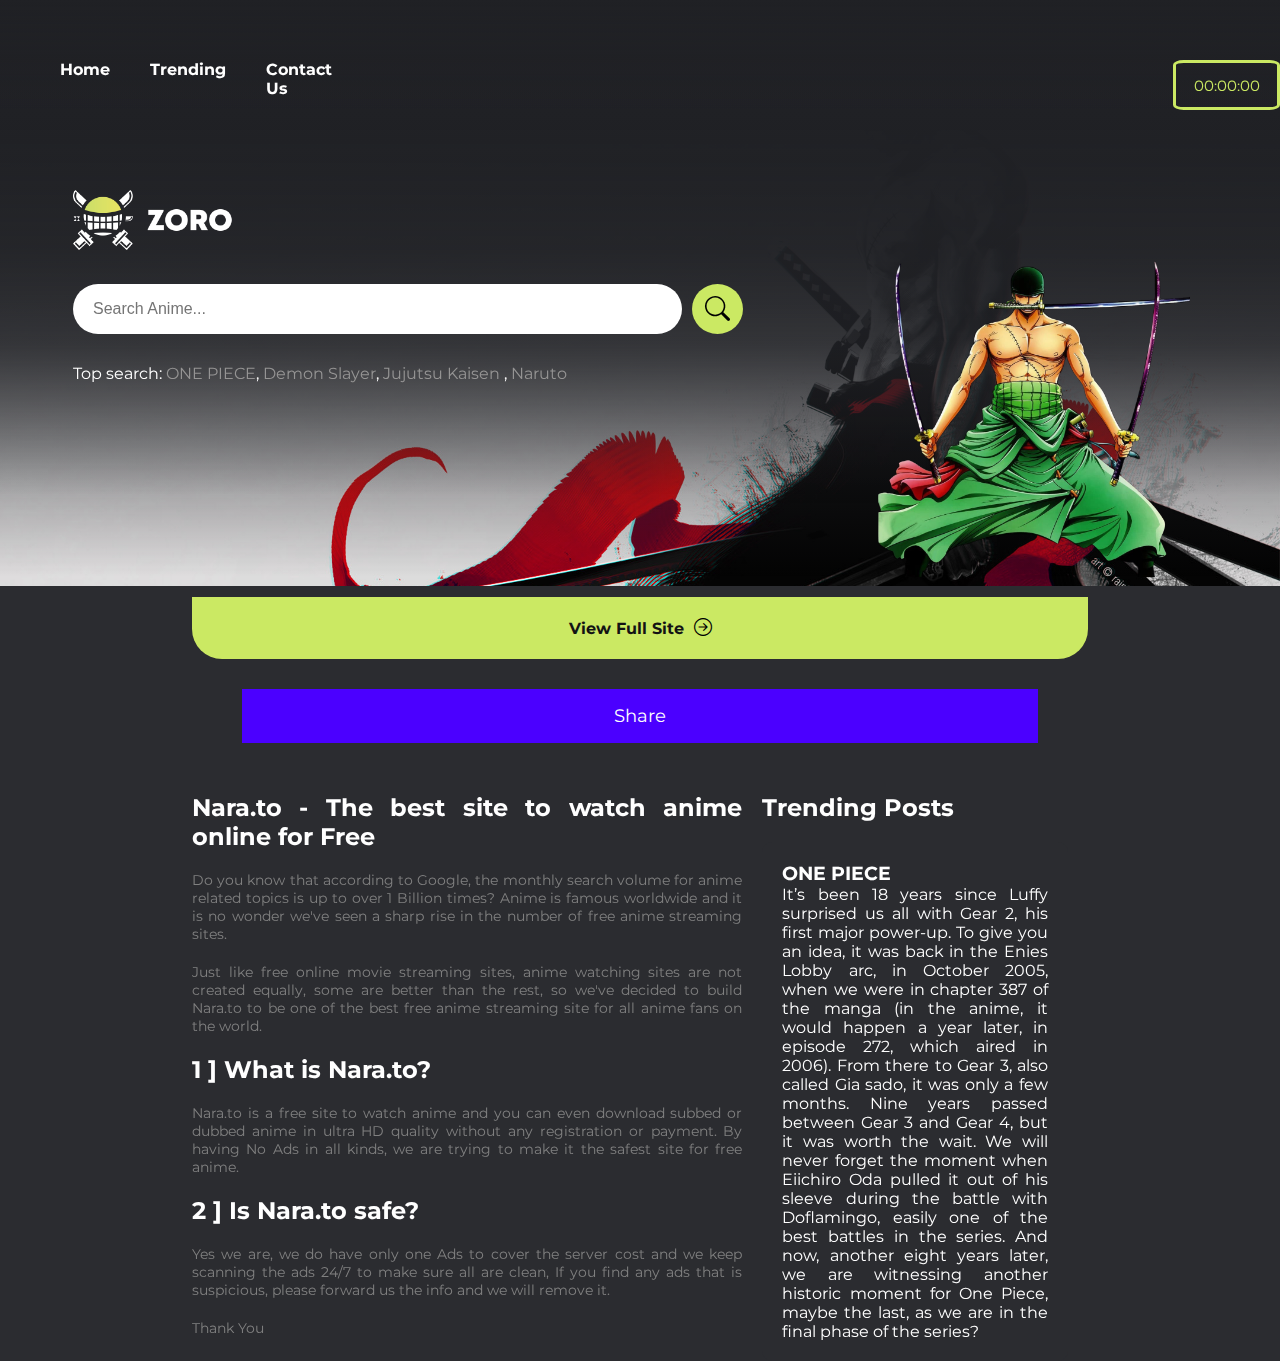
<file: index.html>
<!DOCTYPE html>
<html lang="en">
<head>
    <meta charset="UTF-8">
    <meta http-equiv="X-UA-Compatible" content="IE=edge">
    <meta name="viewport" content="width=device-width, initial-scale=1.0">
    <title>Nara.to</title>
    <link rel="stylesheet" href="style1.css">
    <link rel="stylesheet" href="https://cdn.jsdelivr.net/npm/bootstrap-icons@1.9.1/font/bootstrap-icons.css">
    <link rel="stylesheet" href="https://cdnjs.cloudflare.com/ajax/libs/font-awesome/4.7.0/css/font-awesome.min.css">

  <style>
    #timer {
      font-size: 15px;
      color: #cbe963;
      border: 3px solid #cbe963;
      border-radius: 10%; /* Make the timer container circular */
      /* padding: 20px; */
      margin-left: 65%;
      text-align: center;
      display: flex;
      align-items: center;
      justify-content: center;
      /* margin-right: 10px; */
      min-width: 107px; /* Set the width to make the container circular */
      min-height: 50px; /* Set the height to make the container circular */
      /* line-height: 50px; Vertically center the timer text */
    }
  </style>
</head>
<body>
  

    <img class="bgImage" src="img/back zoro.jpg">
    <div class="top-gradient"></div>
    <div class="container">
        <nav>
            <div class="header-btn">
            <a href="index.html"><i class="fa fa-bars mr-2"></i>&nbsp Menu</a>
            </div>
            <div class="menu">
                <li><a href="zoro.html" class="main">Home</a></li>
                <li><a href="trending.html" class="main">Trending</a></li>
                <!-- <li><a href="#" class="main">Contact Us</a></li> -->
                <li><a href="#" id="myButton">Contact Us</a></li>
                <div id="myPopup" class="popup">
                    <div class="popup-content">
                  <h4 class="pop" >Please submit your inquiry using the form below and we will get in touch with you shortly.</h4>
                  <br>
                  <textarea  rows="7" cols="50" placeholder="Do you like us or....love Nara.to?" class="ta"  required></textarea>
                  <br>
                  <br>
                  <h4 class="pop">Email</h4>
                  <small class="small">Only if you want to hear more from us.</small>
                  <br>
                  <br>
                  <input class="email" type="text" name="name" placeholder="Enter your email" required/>
                  <div class="btn-block">
                    <br>
                    <button id="closePopup">
                      Submit
                    </button>
                    </div>
                </div>
            
                <script>
                    myButton.addEventListener("click", function () {
                        myPopup.classList.add("show");
                    });
                    closePopup.addEventListener("click", function () {
                        myPopup.classList.remove("show");
                    });
                    window.addEventListener("click", function (event) {
                        if (event.target == myPopup) {
                            myPopup.classList.remove("show");
                        }
                    });
                </script>
            </div>
            
  <div id="timer">00:00:00</div>
  <script>
    // Function to start the timer and close the page when the timer is at 0
    function startTimer(duration, display) {
      var timer = duration, minutes, seconds;
      var intervalId = setInterval(function () {
        minutes = parseInt(timer / 60, 10);
        seconds = parseInt(timer % 60, 10);

        minutes = minutes < 10 ? "0" + minutes : minutes;
        seconds = seconds < 10 ? "0" + seconds : seconds;

        display.textContent = minutes + ":" + seconds;

        if (--timer < 0) {
          // Close the page when the timer is at 0
          clearInterval(intervalId); // Clear the interval to stop the timer
          window.close(); // Close the page
        }
      }, 1000);
    }

    // Set the duration (in seconds) for the timer
    var timerDuration = 3000; // 5 minutes in this example

    // Get the div where the timer will be displayed
    var display = document.getElementById("timer");

    // Start the timer
    startTimer(timerDuration, display);
  </script>
        </nav>
        <main>
            <div class="left">
                <div class="left-content">
                    <img class="logo" src="img/logo.png" >
                    <div class="search">
                    <input class="searchBar" type="text" placeholder="Search Anime...">
                    <div class="icon"><i class="bi bi-search"></i></div>
                    </div>
                    <div class="link">
                Top search: 
                <a href="https://en.wikipedia.org/wiki/One_Piece">ONE PIECE</a>,
                <a href="https://en.wikipedia.org/wiki/Demon_Slayer:_Kimetsu_no_Yaiba">Demon Slayer</a>,
                <a href="https://en.wikipedia.org/wiki/Jujutsu_Kaisen">Jujutsu Kaisen </a>,
                <a href="https://en.wikipedia.org/wiki/Naruto">Naruto </a>
            </div>
                </div>
            </div>
            <div class="zoro">
                <img class="zoro" src="img/back_zoro1.2.png">
            </div>
        </div>
        <div class="container2">
        </main>
        <div class="viewSite">
            <a class="hi" href="zoro.html">View Full Site</a>
            <i class="bi bi-arrow-right-circle"></i>
        </div>
        <!-- <div class="shareZoro">
            <p>Share Zoro</p>
            <p>to your friends</p>
        </div> -->
        <div class="animated_share"> 
            <div class="animated_share_btn">
                <a href="https://www.facebook.com/narayan.panchal.904?mibextid=ZbWKwL" target="_blank"><i class="fa fa-facebook">&nbsp; Narayan</i></a>
                <a href="https://instagram.com/narayan103?igshid=NGExMmI2YTkyZg==" target="_blank"><i class="fa fa-instagram">&nbsp; narayan103</i></a>
                <a href="https://www.linkedin.com/in/narayan-panchal-808630235" target="_blank"><i class="fa fa-linkedin">&nbsp; narayan103</i></a>
              </div>
        </div>
        <div class="discription">
            <div class="discriptionL">
                <h2>Nara.to - The best site to watch anime online for Free</h2>
                    <p>Do you know that according to Google, the monthly search volume for anime related topics is up to over 1 Billion times? Anime is famous worldwide and it is no wonder we've seen a sharp rise in the number of free anime streaming sites.</p><p>Just like free online movie streaming sites, anime watching sites are not created equally, some are better than the rest, so we've decided to build Nara.to to be one of the best free anime streaming site for all anime fans on the world.</p>
                    <h2>1 ] What is Nara.to?</h2>
                    <p>Nara.to is a free site to watch anime and you can even download subbed or dubbed anime in ultra HD quality without any registration or payment. By having No Ads in all kinds, we are trying to make it the safest site for free anime.</p>
                    <h2>2 ] Is Nara.to safe?</h2>
                    <p>Yes we are, we do have only one Ads to cover the server cost and we keep scanning the ads 24/7 to make sure all are clean, If you find any ads that is suspicious, please forward us the info and we will remove it.</p>
                    <p>Thank You</p>

            </div>
            <div class="discriptionR">
                <h2>Trending Posts</h2>
                <div class="drblock"> <!--drblock = discription right blocks-->
                    <h3>ONE PIECE</h3>
                    <p>It’s been 18 years since Luffy surprised us all with Gear 2, his first major power-up. To give you an idea, it was back in the Enies Lobby arc, in October 2005, when we were in chapter 387 of the manga (in the anime, it would happen a year later, in episode 272, which aired in 2006). From there to Gear 3, also called Gia sado, it was only a few months. Nine years passed between Gear 3 and Gear 4, but it was worth the wait. We will never forget the moment when Eiichiro Oda pulled it out of his sleeve during the battle with Doflamingo, easily one of the best battles in the series. And now, another eight years later, we are witnessing another historic moment for One Piece, maybe the last, as we are in the final phase of the series?</p>
                    <i class=""></i>

                </div>
            </div>
        </div>
    </div>
    
</body>
</html>
</file>
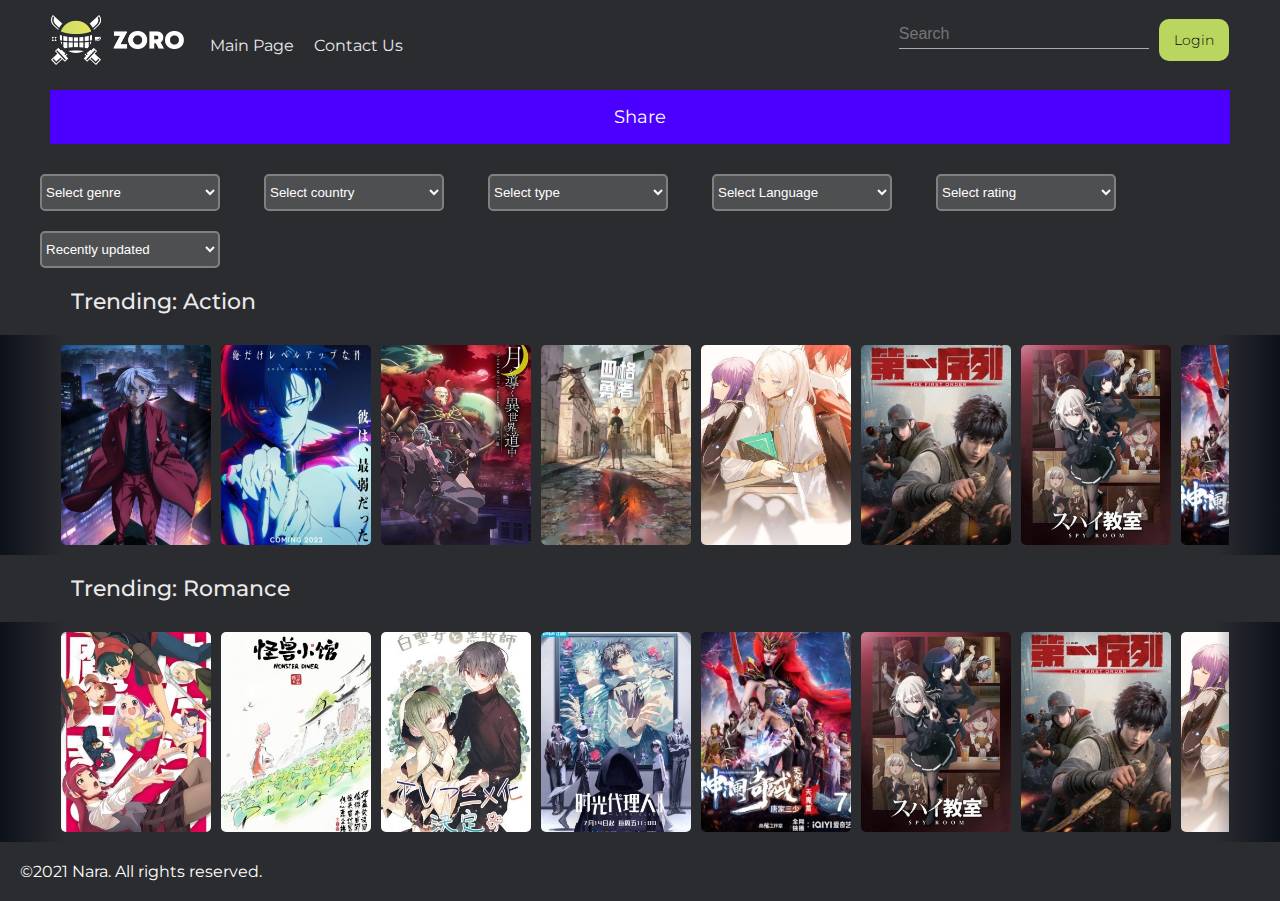
<file: trending.html>
<!DOCTYPE html>
<html lang="en">
<head>
    <meta charset="UTF-8">
    <meta name="viewport" content="width=device-width, initial-scale=1.0">
    <title>Trending</title>
    <link rel="stylesheet" href="style4.css">
    <link rel="stylesheet" href="https://cdn.jsdelivr.net/npm/bootstrap-icons@1.9.1/font/bootstrap-icons.css">
    <link rel="stylesheet" href="https://cdnjs.cloudflare.com/ajax/libs/font-awesome/4.7.0/css/font-awesome.min.css">
    
</head>
<body>
    <nav class="navbar">
        <div class="header-btn">
          <i class="fa fa-bars mr-2"></i>&nbsp Menu
        </div>
        <img src="img/logo.png" class="brand-logo" alt="" />
        <ul class="nav-links">
          <li class="nav-items"><a href="index.html">Main Page</a></li>
          <!-- <li class="nav-items"><a href="#">Contact Us</a></li> -->
          <li class="nav-items"><a href="#" id="myButton">Contact Us</a></li>
                  <div id="myPopup" class="popup">
                      <div class="popup-content">
                    <h4 class="pop" >Please submit your inquiry using the form below and we will get in touch with you shortly.</h4>
                    <br>
                    <textarea  rows="7" cols="50" placeholder="Do you like us or....love Nara.to?" class="ta"  required></textarea>
                    <br>
                    <br>
                    <h4 class="pop">Email</h4>
                    <small class="small">Only if you want to hear more from us.</small>
                    <br>
                    <br>
                    <input class="email" type="text" name="name" placeholder="Enter your email" required/>
                    <div class="btn-block">
                      <br>
                      <button id="closePopup">
                        Submit
                      </button>
                      </div>
                  </div>
                  </div>
                  <script>
                      myButton.addEventListener("click", function () {
                          myPopup.classList.add("show");
                      });
                      closePopup.addEventListener("click", function () {
                          myPopup.classList.remove("show");
                      });
                      window.addEventListener("click", function (event) {
                          if (event.target == myPopup) {
                              myPopup.classList.remove("show");
                          }
                      });
                  </script>
        </ul>
        <div class="right-container">
          <input type="text" class="search-box" placeholder="search" />
          <!-- <button class="sub-btn">subscribe</button> -->
  <div class="icon"><i class="bi bi-search"></i></div>
          <a href="login.html" class="login-link">login</a>
        </div>
      </nav>
      <div class="animated_share"> 
        <div class="animated_share_btn">
          <a href="https://www.facebook.com/narayan.panchal.904?mibextid=ZbWKwL" target="_blank"><i class="fa fa-facebook">&nbsp; Narayan</i></a>
          <a href="https://instagram.com/narayan103?igshid=NGExMmI2YTkyZg==" target="_blank"><i class="fa fa-instagram">&nbsp; narayan103</i></a>
          <a href="https://www.linkedin.com/in/narayan-panchal-808630235" target="_blank"><i class="fa fa-linkedin">&nbsp; narayan103</i></a>
        </div>
    </div>
    <div>
        <select name="" id="genre">
            <option value="SG">Select genre</option>
            <option value="SG">Action</option>
            <option value="SG">Comedy</option>
            <option value="SG">Fantasy</option>
            <option value="SG">Horror</option>
            <option value="SG">Kids</option>
        </select>
        <select name="" id="genre">
            <option value="SG">Select country</option>
            <option value="SG">India</option>
            <option value="SG">China</option>
        </select>
        <select name="" id="genre">
            <option value="SG">Select type</option>
            <option value="SG">Movie</option>
            <option value="SG">TV</option>
            <option value="SG">Special</option>
            <option value="SG">Music</option>
        </select>
        <select name="" id="genre">
            <option value="SG">Select Language</option>
            <option value="SG">Sub & Dub</option>
            <option value="SG">Sub</option>
            <option value="SG">Dub</option>
        </select>
        <select name="" id="genre">
            <option value="SG">Select rating</option>
            <option value="SG">&bigstar;&bigstar;&bigstar;&bigstar;&bigstar;</option>
            <option value="SG">&bigstar;&bigstar;&bigstar;&bigstar;</option>
            <option value="SG">&bigstar;&bigstar;&bigstar;</option>
            <option value="SG">&bigstar;&bigstar;</option>
            <option value="SG">&bigstar;</option>
        </select>
        <select name="" id="genre">
            <option value="SG" >Recently updated</option>
            <option value="SG">Recently added</option>
            <option value="SG">Release date</option>
        </select>
    </div>
    <h1 class="title">Trending: Action</h1>
    <div class="movies-list">
      <button class="pre-btn" title="btn">
        <img src="img/pre.png" alt="" />
      </button>
      <button class="nxt-btn" title="btn">
        <img src="img/nxt.png" alt="" />
      </button>
      <div class="card-container">
        <div class="card">
          <img src="img/poster 1" class="card-img" alt="" />
          <div class="card-body">
            <h2 class="name">Tokyo Revengers: Tenjiku-hen</h2>
            <h6 class="des">Lorem ipsum dolor sit amet.</h6>
            <button class="watchlist-btn">add to watchlist</button>
          </div>
        </div>
        <div class="card">
            <img src="img/poster 2.jpg" class="card-img" alt="" />
            <div class="card-body">
              <h2 class="name">Solo Leveling</h2>
              <h6 class="des">Lorem ipsum dolor sit amet.</h6>
              <button class="watchlist-btn">add to watchlist</button>
            </div>
          </div>
          <div class="card">
              <img src="img/poster 3.jpg" class="card-img" alt="" />
              <div class="card-body">
                <h2 class="name">Tsukimichi -Moonlit Fantasy- S 2</h2>
                <h6 class="des">Lorem ipsum dolor sit amet.</h6>
                <button class="watchlist-btn">add to watchlist</button>
              </div>
            </div>
            <div class="card">
                <img src="img/poster 4.jpg" class="card-img" alt="" />
                <div class="card-body">
                  <h2 class="name">4 Cut Hero</h2>
                  <h6 class="des">Lorem ipsum dolor sit amet.</h6>
                  <button class="watchlist-btn">add to watchlist</button>
                </div>
              </div>
              <div class="card">
                  <img src="img/poster 5.jpg" class="card-img" alt="" />
                  <div class="card-body">
                    <h2 class="name">Sousou no Frieren</h2>
                    <h6 class="des">Lorem ipsum dolor sit amet.</h6>
                    <button class="watchlist-btn">add to watchlist</button>
                  </div>
                </div>
                <div class="card">
                    <img src="img/poster 6.jpg" class="card-img" alt="" />
                    <div class="card-body">
                      <h2 class="name">The First Order</h2>
                      <h6 class="des">Lorem ipsum dolor sit amet.</h6>
                      <button class="watchlist-btn">add to watchlist</button>
                    </div>
                  </div>
                  <div class="card">
                      <img src="img/poster 7.jpg" class="card-img" alt="" />
                      <div class="card-body">
                        <h2 class="name">Spy Classroom Season 2</h2>
                        <h6 class="des">Lorem ipsum dolor sit amet.</h6>
                        <button class="watchlist-btn">add to watchlist</button>
                      </div>
                    </div>
                    <div class="card">
                        <img src="img/poster 8.jpg" class="card-img" alt="" />
                        <div class="card-body">
                          <h2 class="name">The Land of Miracles 3rd Season</h2>
                          <h6 class="des">Lorem ipsum dolor sit amet.</h6>
                          <button class="watchlist-btn">add to watchlist</button>
                        </div>
                      </div>
                      <div class="card">
                          <img src="img/poster 9.jpg" class="card-img" alt="" />
                          <div class="card-body">
                            <h2 class="name">LINK CLICK Season 2</h2>
                            <h6 class="des">Lorem ipsum dolor sit amet.</h6>
                            <button class="watchlist-btn">add to watchlist</button>
                          </div>
                        </div>
                        <div class="card">
                            <img src="img/poster 10.jpg" class="card-img" alt="" />
                            <div class="card-body">
                              <h2 class="name">Saint Cecilia & Pastor Lawrence</h2>
                              <h6 class="des">Lorem ipsum dolor sit amet.</h6>
                              <button class="watchlist-btn">add to watchlist</button>
                            </div>
                          </div>
                          <div class="card">
                              <img src="img/poster 11.jpg" class="card-img" alt="" />
                              <div class="card-body">
                                <h2 class="name">Monster Diner</h2>
                                <h6 class="des">Lorem ipsum dolor sit amet.</h6>
                                <button class="watchlist-btn">add to watchlist</button>
                              </div>
                            </div>
                            <div class="card">
                                <img src="img/poster 12.jpg" class="card-img" alt="" />
                                <div class="card-body">
                                  <h2 class="name">The Devil is a Part-Timer!! Season 2</h2>
                                  <h6 class="des">Lorem ipsum dolor sit amet.</h6>
                                  <button class="watchlist-btn">add to watchlist</button>
                                </div>
                              </div>
      </div>
    </div>
    <h1 class="title">Trending: Romance</h1>
    <div class="movies-list">
        <button class="pre-btn" title="btn"><img src="img/pre.png" alt=""></button>
        <button class="nxt-btn" title="btn"><img src="img/nxt.png" alt=""></button>
        <div class="card-container">
            <div class="card">
                <img src="img/poster 12.jpg" class="card-img" alt="">
                <div class="card-body">
                    <h2 class="name">The Devil Is A Part-Timer!! Season 2</h2>
                    <h6 class="des">Lorem ipsum dolor sit amet consectetur.</h6>
                    <button class="watchlist-btn">add to watchlist</button>
                </div>
            </div>
            <div class="card">
                <img src="img/poster 11.jpg" class="card-img" alt="">
                <div class="card-body">
                    <h2 class="name">Monster Diner</h2>
                    <h6 class="des">Lorem ipsum dolor sit amet consectetur.</h6>
                    <button class="watchlist-btn">add to watchlist</button>
                </div>
            </div>
            <div class="card">
                <img src="img/poster 10.jpg" class="card-img" alt="">
                <div class="card-body">
                    <h2 class="name">Saint Cecilia & Pastor Lawrence</h2>
                    <h6 class="des">Lorem ipsum dolor sit amet consectetur.</h6>
                    <button class="watchlist-btn">add to watchlist</button>
                </div>
            </div>
            <div class="card">
                <img src="img/poster 9.jpg" class="card-img" alt="">
                <div class="card-body">
                    <h2 class="name">LINK CLICK Season 2</h2>
                    <h6 class="des">Lorem ipsum dolor sit amet consectetur.</h6>
                    <button class="watchlist-btn">add to watchlist</button>
                </div>
            </div>
            <div class="card">
                <img src="img/poster 8.jpg" class="card-img" alt="">
                <div class="card-body">
                    <h2 class="name">The Land Of Miracles 3rd Season</h2>
                    <h6 class="des">Lorem ipsum dolor sit amet consectetur.</h6>
                    <button class="watchlist-btn">add to watchlist</button>
                </div>
            </div>
            <div class="card">
                <img src="img/poster 7.jpg" class="card-img" alt="">
                <div class="card-body">
                    <h2 class="name">Spy Classroom Season 2</h2>
                    <h6 class="des">Lorem ipsum dolor sit amet consectetur.</h6>
                    <button class="watchlist-btn">add to watchlist</button>
                </div>
            </div>
            <div class="card">
                <img src="img/poster 6.jpg" class="card-img" alt="">
                <div class="card-body">
                    <h2 class="name">The First Order</h2>
                    <h6 class="des">Lorem ipsum dolor sit amet consectetur.</h6>
                    <button class="watchlist-btn">add to watchlist</button>
                </div>
            </div>
            <div class="card">
                <img src="img/poster 5.jpg" class="card-img" alt="">
                <div class="card-body">
                    <h2 class="name">Sousou No Frieren</h2>
                    <h6 class="des">Lorem ipsum dolor sit amet consectetur.</h6>
                    <button class="watchlist-btn">add to watchlist</button>
                </div>
            </div>
            <div class="card">
                <img src="img/poster 4.jpg" class="card-img" alt="">
                <div class="card-body">
                    <h2 class="name">4 Cut Hero</h2>
                    <h6 class="des">Lorem ipsum dolor sit amet consectetur.</h6>
                    <button class="watchlist-btn">add to watchlist</button>
                </div>
            </div>
            <div class="card">
                <img src="img/poster 3.jpg" class="card-img" alt="">
                <div class="card-body">
                    <h2 class="name">Tsukimichi -Moonlit Fantasy- S 2</h2>
                    <h6 class="des">Lorem ipsum dolor sit amet consectetur.</h6>
                    <button class="watchlist-btn">add to watchlist</button>
                </div>
            </div>
            <div class="card">
                <img src="img/poster 2.jpg" class="card-img" alt="">
                <div class="card-body">
                    <h2 class="name">Solo Leveling</h2>
                    <h6 class="des">Lorem ipsum dolor sit amet consectetur.</h6>
                    <button class="watchlist-btn">add to watchlist</button>
                </div>
            </div>
            <div class="card">
                <img src="img/poster 1" class="card-img" alt="">
                <div class="card-body">
                    <h2 class="name">Tokyo Revengers: Tenjiku-Hen

                    </h2>
                    <h6 class="des">Lorem ipsum dolor sit amet consectetur.</h6>
                    <button class="watchlist-btn">add to watchlist</button>
                </div>
            </div>
        </div>
   </div>
   <div class=""> 
    <p class="copyright">©2021 Nara. All rights reserved.</p>
</div>
<script src="trending.js"></script>
</body>
</html>
</file>
<file: style1.css>
@import url('https://fonts.googleapis.com/css2?family=Poppins:ital,wght@0,500;1,400&display=swap');
@import url('https://fonts.googleapis.com/css2?family=Montserrat&display=swap');

*{
    box-sizing: border-box;
    margin: 0;
    padding: 0;
}

body{
    background: #2b2c30;
    /* background: rgb(32, 33, 37); */
    /* background: linear-gradient(rgba(32, 33, 37,1), rgba(32, 33, 37,0.8)); */
    color: white; 
    font-family: 'Montserrat', sans-serif;
}
.top-gradient{
    height: 495px;
    background: linear-gradient( rgba(32, 33, 37,1), rgba(32, 33, 37,0.8), transparent );
    z-index: 2;
    position: fixed;
    top: 0;
    left: 0;
    right: 0;
}
nav, main{
    background: linear-gradient( rgba(32, 33, 37,1), rgba(32, 33, 37,0.8), transparent );
}

.container{
    display: block;
    /* margin-left:25% ; */
    /* background:linear-gradient(rgba(32, 33, 37,1), rgba(32, 33, 37,0.8)); */
    max-width: 100%;
    z-index: 3 !important;
    position: relative;
    /* padding-left: 15%; */
    /* padding-right: 15%; */
    
}
.hi{
    text-decoration: none;
    font-size: medium;
    font-weight: bold;
    color: #131314;
}
.header-btn a{
    text-decoration: none;
    color: white;
}

.container2{
    display: block;
    /* margin-left:25% ; */
    /* background:linear-gradient(rgba(32, 33, 37,1), rgba(32, 33, 37,0.8)); */
    max-width: 100%;
    z-index: 3 !important;
    position: relative;
    padding-left: 15%;
    padding-right: 15%;
    
}
nav li a{
    display: flex;
    text-decoration: none;
    font-family: 'Montserrat', sans-serif;
    text-transform: capitalize;
    font-weight: bolder;
    font-size: calc(.9rem + .1vw);
    color: #fff;
    transition-property: transform;
    transition-duration: 1s;
    cursor: pointer;
}


nav div li a:hover{
    color: #cae962;
    /* transition: 1s; */
    /* font-size: 20px; */
    transform: scale(1.4);
}
nav li{
    list-style-type: none;
    padding: 0 20px;
}
.header-btn{
    display: none;
    padding: 15px;
}
.menu{
    display: flex;
    padding-top: 60px;
    /* padding-bottom: 20px; */
    padding-left: 40px;
    position: relative;
}
.search .icon i{
    cursor: pointer;
}
/* nav{
    margin-top: 80px;
    background: linear-gradient(rgba(32, 33, 37,1), rgba(32, 33, 37,0.8));
}


nav a{
    list-style: none;
    background: linear-gradient(rgba(32, 33, 37,1), rgba(32, 33, 37,0.8));
    display: flex;
    padding-left: 0;
    position: sticky;
    cursor: pointer;
}

nav a li{
    margin-right: 30px;
    padding: 10px;
    padding-left: 0;
} */

main{
    display: flex;
    height: 467px;
    align-items: flex-end;
    position: absolute;
    left: 0;
    right: 0;
    padding-left: 10px;
    padding-right: 10px;
}

.bgImage{
    position: absolute;
    display: block;
    width: 100%;
    height: 456px;
    left: 0px;
    right: 0px;
    z-index: 1;
    top: 130px;
    object-fit: cover;
}
.link a{
    text-decoration: none;
    color: rgb(149, 148, 148);
    transition-property: font-size;
    transition-duration: 1s;
}
.link a:hover{
    color: #cae962;
    /* transition: 1s ; */
    font-size: larger;
}

.left{
    width: 100%;
    height: 100%;
    padding-left: 5%;
    display:block;
    position: relative;
    top: 80px;
    flex-direction: column;
    justify-content: space-around;
}

.logo{
    height: 60px;
    width: auto;
    margin-bottom: 30px;
}

.search{
    justify-content: space-evenly;
    width: 100%;
    max-width: 680px;
    display: flex;
}
.searchBar{
    height: 50px;
    width: calc(100% - 50px);
    min-width: 180px;
    font-weight: 400;
    border-radius: 30px;
    padding-left: 20px;
    padding-right: 20px;
    font-size: 16px;
    border: none !important;
    margin-bottom: 30px;
}
.icon{
    background-color: #cbe963;
    color: black;
    font-weight: bold;
    font-size: 25px;
    border-radius: 50%;
    display: flex;
    align-items: center;
    justify-content: center;
    width: 53px;
    height: 50px;
    margin: 0 10px;
}

.right {
    width: 100%;
}

.zoro{
    display: block;
    position:static ;
    right: 100px;
    width: 80%;
    max-width: 400px;
    min-width:300px ;
}
.viewSite{
    background-color: #cbe963;
    color: black;
    position: relative;
    top: 20px;
    z-index: 3;
    width: 100%;
    justify-content: center;
    display: flex;
    margin-top: 467px;
    align-items: center;
    padding: 20px 30px;
    border-radius: 30px;
    border-top-left-radius: 0;
    border-top-right-radius: 0;
    font-size: 13px;
}
.viewSite h2{
    cursor: pointer;
}

.viewSite i{
    font-size: 18px;
    margin-left: 10px;
    cursor: pointer;
}
.viewSite:hover{
    background-color: wheat;
    transition: 1s;
}
.shareZoro{
    padding: 20px 30px ;
    margin-top: 60px;
    border-radius: 10px;
    color: #cbe963;
    background-color: #131314;
    
}
.discription{
    display: flex;

    margin-top: 50px;
}

/* #myButton{
    margin: 18px;
    position: relative;
    top: 5px;
    background-color: white;
    border: none;
    font-family: "Pangolin", sans-serif;
    font-size: 16px;
  }
  #myButton:hover{
    font-size: 20px;
      color: #712402;
      transition: 1s;
  } */
  .popup {
    position: fixed;
    z-index: 1;
    left: 0;
    top: 0;
    width: 100%;
    height: 100%;
    overflow: auto;
    background-color: rgba(0, 0, 0, 0.4);
    display: none;
}
.popup-content {
    background-color: #242428;
    margin: 10% auto;
    padding: 35px;
    border: 1px solid #888888;
    width: 40%;
    font-weight: bolder;
    border-radius: 30px;
}
.popup-content button {
    display: block;
    margin: 0 auto;
}
#closePopup{
    background-color: #cbe963;
    width: 100%;
    height: 30px;
    border-radius: 20px;
}
.pop{
    color: white;
    font-family: 'Montserrat', sans-serif;
    font-size: medium;
}
.ta{
    background-color:  white;
    width: 100%; 
    border-radius: 10px; 
    color: black; 
    padding: 10px; border: none;  
}
.email{
    background-color: white;
     border: none; 
     width: 100%; 
     border-radius: 10px; 
     color: black; 
     padding: 10px; 
}
.show {
    display: block;
}
.discriptionL{
    text-align: justify;
    width: 100%;
}
.discriptionL h2{
    margin-bottom: 20px;
}
.discriptionL p{
   margin-bottom: 20px;
   font-weight: normal;
   color: gray;
   font-size: 14px;
}
.discriptionR{
    width: 60%;
    padding: 0 20px;
}

.drblock{
    background-color: #2b2c30;
    border-radius: 10px;
    margin-top: 20px;
    padding: 20px 20px;
    text-align: justify;
}

.empty-zoro{
    visibility: hidden;
}
.animated_share{
    margin: 50px;
}
.animated_share {
    position: relative;
}
.animated_share_btn {
    padding: 15px;
    cursor: pointer;
    border: 1px solid #4b00ff;
    /* border-radius: 20px; */
    position: relative;
}
.animated_share_btn a {
    font-size: 18px;
    padding: 5px;
    color: #4b00ff;
}
.animated_share_btn:before {
    content: "";
    position: absolute;
    left: 0;
    top: 0;
    width: 100%;
    height: 100%;
    background: #4b00ff;
    transition: 0.5s ease-in-out;
}
.animated_share_btn:after {
    content: "Share";
    position: absolute;
    left: 0;
    top: 0;
    color: #fff;
    /* background: wheat; */
    font-size: 18px;
    display: flex;
    align-items: center;
    justify-content: center;
    width: 100%;
    height: 100%;
    transition: 0.5s ease-in-out;
}
.animated_share_btn:hover:before,
.animated_share_btn:hover:after {
    left: -100%;
    /* color: wheat; */
}
.animated_share_btn a{
    color: wheat;
}
.animated_share_btn{
    text-align: center;
}

@media (max-width: 1240px) {
    .container{
        object-fit:fill;
    }

    nav {
        margin-top: 20px;
        padding-left: 50px;
        padding-right: 50px;
    }

    main {
        padding-left: 50px;
        padding-right: 50px;
    }
    
}

@media screen and (max-width: 785px) {
    .zoro {
        display: none;
    }
    .discription {
        flex-direction: column;
    }
    .header-btn{
        display: block;
        cursor: pointer;
        /* padding-left: 0 */
    }
    .container {
        padding-left: 0;
    }
    
    .menu{
        display: none;
    }
    .viewSite{
        border-radius: 50px;
    }
    .search{
        width: 100%;
    }
    .left{
        padding-left: 0px;
    }
    .discriptionR{
        width: auto;
    }
}
</file>
<file: style4.css>
@import url('https://fonts.googleapis.com/css2?family=Poppins:ital,wght@0,500;1,400&display=swap');
@import url('https://fonts.googleapis.com/css2?family=Montserrat&display=swap');

* {
    margin: 0;
    padding: 0;
    box-sizing: border-box;
  }
  
  body {
    width: 100%;
    background:#2b2c30;
    position: relative;
    font-family: 'Montserrat', sans-serif;;
  }
  
  .navbar {
    width: 100%;
    height: 80px;
    position: fixed;
    top: 0;
    left: 0;
    padding: 0 4%;
    background: #2b2c30;
    z-index: 9;
    display: flex;
    align-items: center;
  }

  .brand-logo {
    height: 50px;
    /* mix-blend-mode: multiply; */
    /* filter: grayscale(100%); */

  }

  .header-btn{
    color: #fff;
    display: none;
  }
  
  .nav-links {
    margin-top: 10px;
    display: flex;
    list-style: none;
  }
  
  .nav-items a {
    text-decoration: none;
    margin-left: 20px;
    text-transform: capitalize;
    color: #fff;
    opacity: 0.9;
  }
  
  .right-container {
    display: flex;
    margin-left: auto;
  }
  
  .search-box {
    border: none;
    border-bottom: 1px solid #aaa;
    background: transparent;
    outline: none;
    height: 30px;
    margin: 0 10px;
    color: #fff;
    width: 250px;
    text-transform: capitalize;
    font-size: 16px;
    font-weight: 500;
    transition: 0.5s;
  }
  
  .search-box:focus {
    width: 400px;
    border-color: #1f80e0;
  }

  
  .login-link {
    color: black;
    opacity: 0.9;
    text-transform: capitalize;
    font-size: 14px;
    font-weight: 300;
    text-decoration: none;
    padding: 12px 15px;
    border-radius: 10px;
    background: #cbe963;
  }
    
  .icon{
    background-color: #cbe963;
    color: black;
    font-weight: bold;
    font-size: 25px;
    border-radius: 50%;
    align-items: center;
    justify-content: center;
    width: 50px;
    height: 47px;
    margin: 0 10px;
    display: none;
}
div .icon:hover {
  cursor: pointer;
}
.empty-zoro{
    visibility: hidden;
}
.animated_share{
    margin: 50px;
    position: relative;
    top: 40px;
}
.animated_share {
    position: relative;
}
.animated_share_btn {
    padding: 15px;
    cursor: pointer;
    border: 1px solid #4b00ff;
    /* border-radius: 20px; */
    position: relative;
}
.animated_share_btn a {
    font-size: 18px;
    padding: 5px;
    color: #4b00ff;
}
.animated_share_btn:before {
    content: "";
    position: absolute;
    left: 0;
    top: 0;
    width: 100%;
    height: 100%;
    background: #4b00ff;
    transition: 0.5s ease-in-out;
}
.animated_share_btn:after {
    content: "Share";
    position: absolute;
    left: 0;
    top: 0;
    color: #fff;
    /* background: wheat; */
    font-size: 18px;
    display: flex;
    align-items: center;
    justify-content: center;
    width: 100%;
    height: 100%;
    transition: 0.5s ease-in-out;
}
.animated_share_btn:hover:before,
.animated_share_btn:hover:after {
    left: -100%;
    /* color: wheat; */
}
.animated_share_btn a{
    color: wheat;
}
.animated_share_btn{
    text-align: center;
}
#genre{
    margin-left: 40px;
    margin-top: 20px;
    width: 180px;
    padding: 8px 50px 8px 0;
    background-color: #4e4f51;
    border: 2px solid grey;
    border-radius: 5px;
    color: #fff;
}
 
.title {
  color: #fff;
  opacity: 0.9;
  padding-left: 4%;
  margin: 20px;
  text-transform: capitalize;
  font-size: 22px;
  font-weight: 500;
}

.movies-list {
  width: 100%;
  height: 220px;
  position: relative;
  margin: 10px 0 20px;
}
  
.card-container {
  position: relative;
  width: 92%;
  padding-left: 10px;
  height: 220px;
  display: flex;
  margin: 0 auto;
  align-items: center;
  overflow-x: auto;
  overflow-y: visible;
  scroll-behavior: smooth;
}

.card-container::-webkit-scrollbar {
  display: none;
}

.card {
  position: relative;
  min-width: 150px;
  width: 150px;
  height: 200px;
  border-radius: 5px;
  overflow: hidden;
  margin-right: 10px;
  transition: 0.5s;
}

.card-img {
  width: 100%;
  height: 100%;
  object-fit: cover;
}

.card:hover {
  transform: scale(1.1);
}

.card:hover .card-body {
  opacity: 1;
}

.card-body {
  opacity: 0;
  width: 100%;
  height: 100%;
  position: absolute;
  top: 0;
  left: 0;
  z-index: 2;
  background: linear-gradient(to bottom, rgba(4, 8, 15, 0), #192133 90%);
  padding: 10px;
  transition: 0.5s;
}
.name {
  color: #fff;
  font-size: 13px;
  font-weight: 500;
  text-transform: capitalize;
  margin-top: 60%;
}

.des {
  color: #fff;
  opacity: 0.8;
  margin: 5px 0;
  font-weight: 500;
  font-size: 12px;
}

.watchlist-btn {
  position: relative;
  width: 100%;
  text-transform: capitalize;
  background: none;
  border: none;
  font-weight: 500;
  text-align: right;
  color: rgba(255, 255, 255, 0.5);
  margin: 5px 0;
  cursor: pointer;
  padding: 10px 5px;
  border-radius: 5px;
}

.watchlist-btn::before {
  content: "";
  position: absolute;
  top: 0;
  left: -5px;
  height: 35px;
  width: 35px;
  background-image: url(img/add.png);
  background-size: cover;
  transform: scale(0.4);
}

.watchlist-btn:hover {
  color: #fff;
  background: rgba(255, 255, 255, 0.1);
}

.pre-btn,
.nxt-btn {
  position: absolute;
  top: 0;
  width: 5%;
  height: 100%;
  z-index: 2;
  border: none;
  cursor: pointer;
  outline: none;
}

.pre-btn {
  left: 0;
  background: linear-gradient(to right, #0c111b 0%, #0c111b00);
}

.nxt-btn {
  right: 0;
  background: linear-gradient(to left, #0c111b 0%, #0c111b00);
}

.pre-btn img,
.nxt-btn img {
  width: 15px;
  height: 20px;
  opacity: 0;
}

.pre-btn:hover img,
.nxt-btn:hover img {
  opacity: 1;
}

.copyright{
    margin: 20px;
    color: white;
}
.popup {
  position: fixed;
  z-index: 1;
  left: 0;
  top: 0;
  width: 100%;
  height: 100%;
  overflow: auto;
  background-color: rgba(0, 0, 0, 0.4);
  display: none;
}
.popup-content {
  background-color: #242428;
  margin: 10% auto;
  padding: 35px;
  border: 1px solid #888888;
  width: 40%;
  font-weight: bolder;
  border-radius: 30px;
}
.popup-content button {
  display: block;
  margin: 0 auto;
}
#closePopup{
  background-color: #cbe963;
  width: 100%;
  height: 30px;
  border-radius: 20px;
}
.pop{
  color: white;
  font-family: 'Montserrat', sans-serif;
  font-size: medium;
}
.small{
  color: white;
}
.ta{
  background-color:  white;
  width: 100%; 
  border-radius: 10px; 
  color: black; 
  padding: 10px; border: none;  
}
.email{
  background-color: white;
   border: none; 
   width: 100%; 
   border-radius: 10px; 
   color: black; 
   padding: 10px; 
}
.show {
  display: block;
}
@media screen and (max-width: 885px) {
  .header-btn{
    display: block;
    cursor: pointer;
    margin-right: 20px;
    /* padding-left: 0 */
}
.nav-links{
  display: none;
}
.search-box{
  display: none;
}
.icon{
  display: flex;
  /* mix-blend-mode: multiply; */
  background: rgba(0, 0, 0, 0);
  color: white;
}
.movie-title{
  font-size: medium;
}
}
</file>
